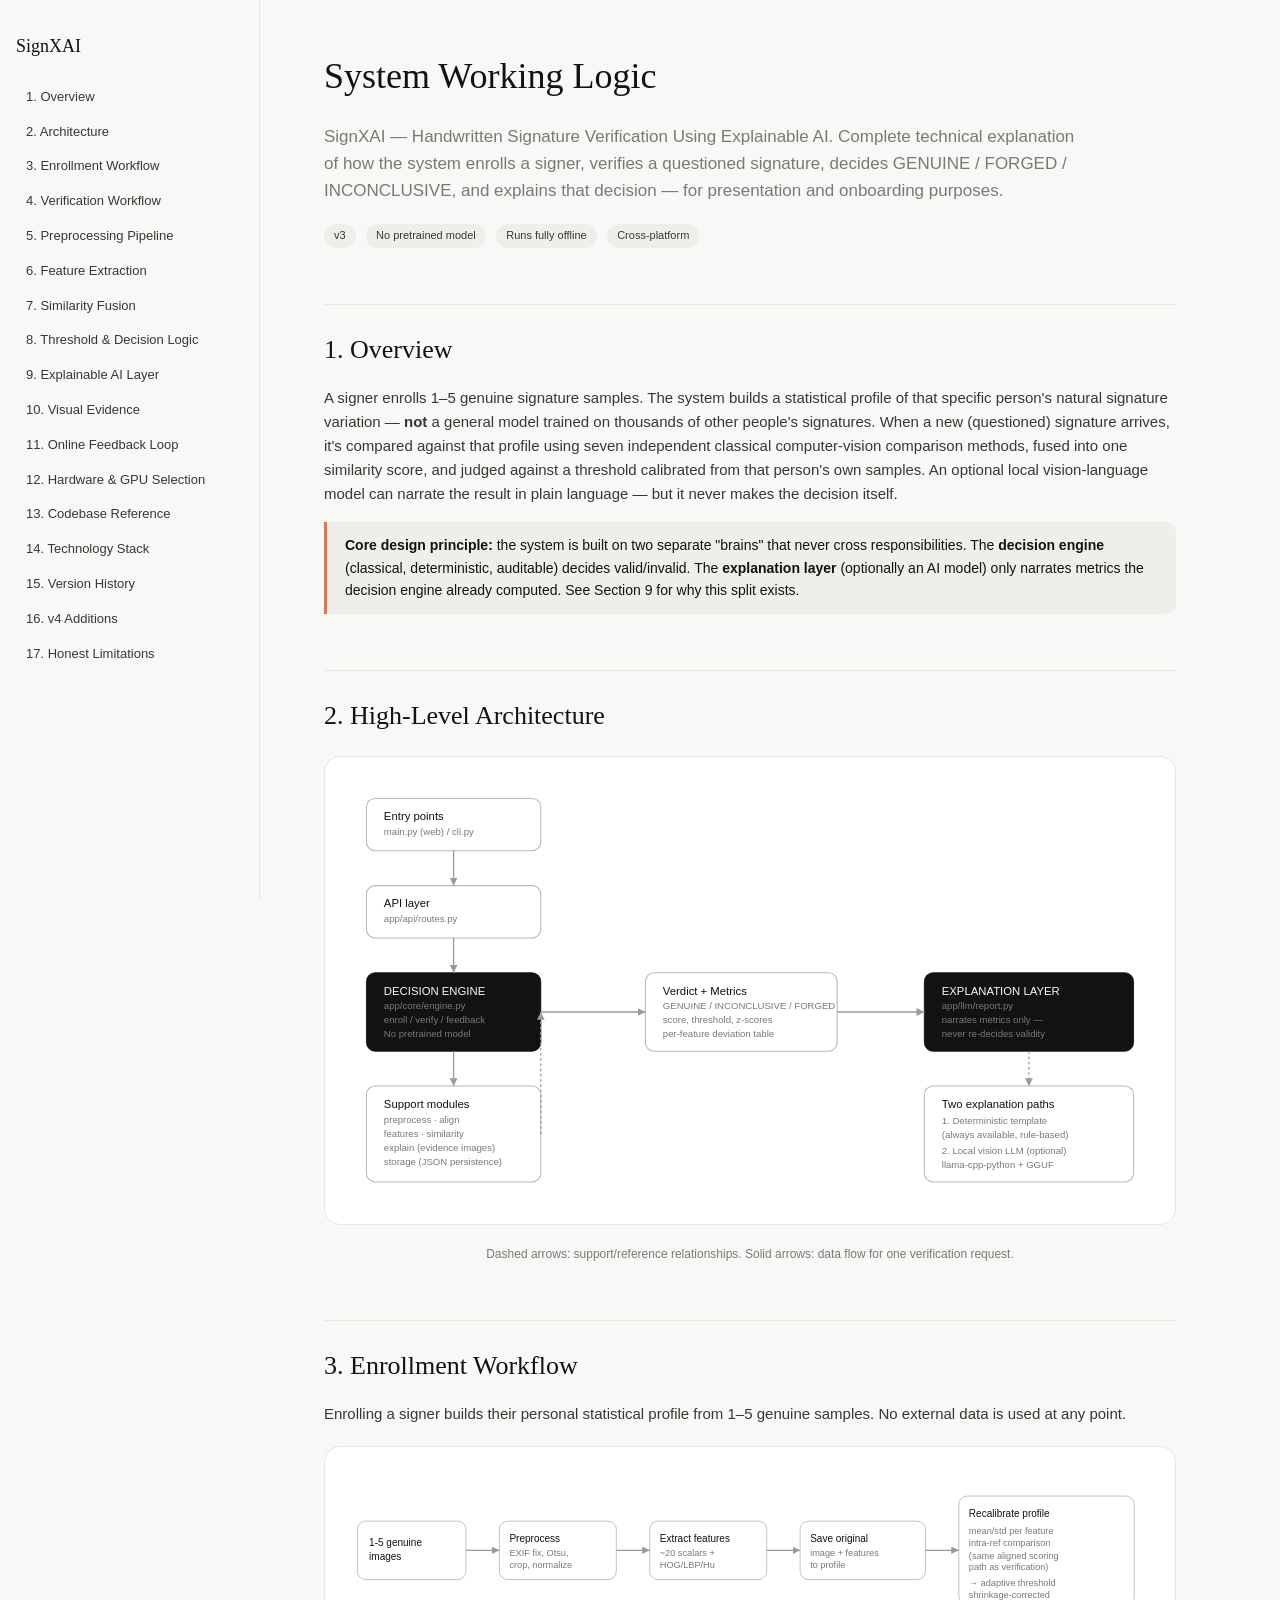
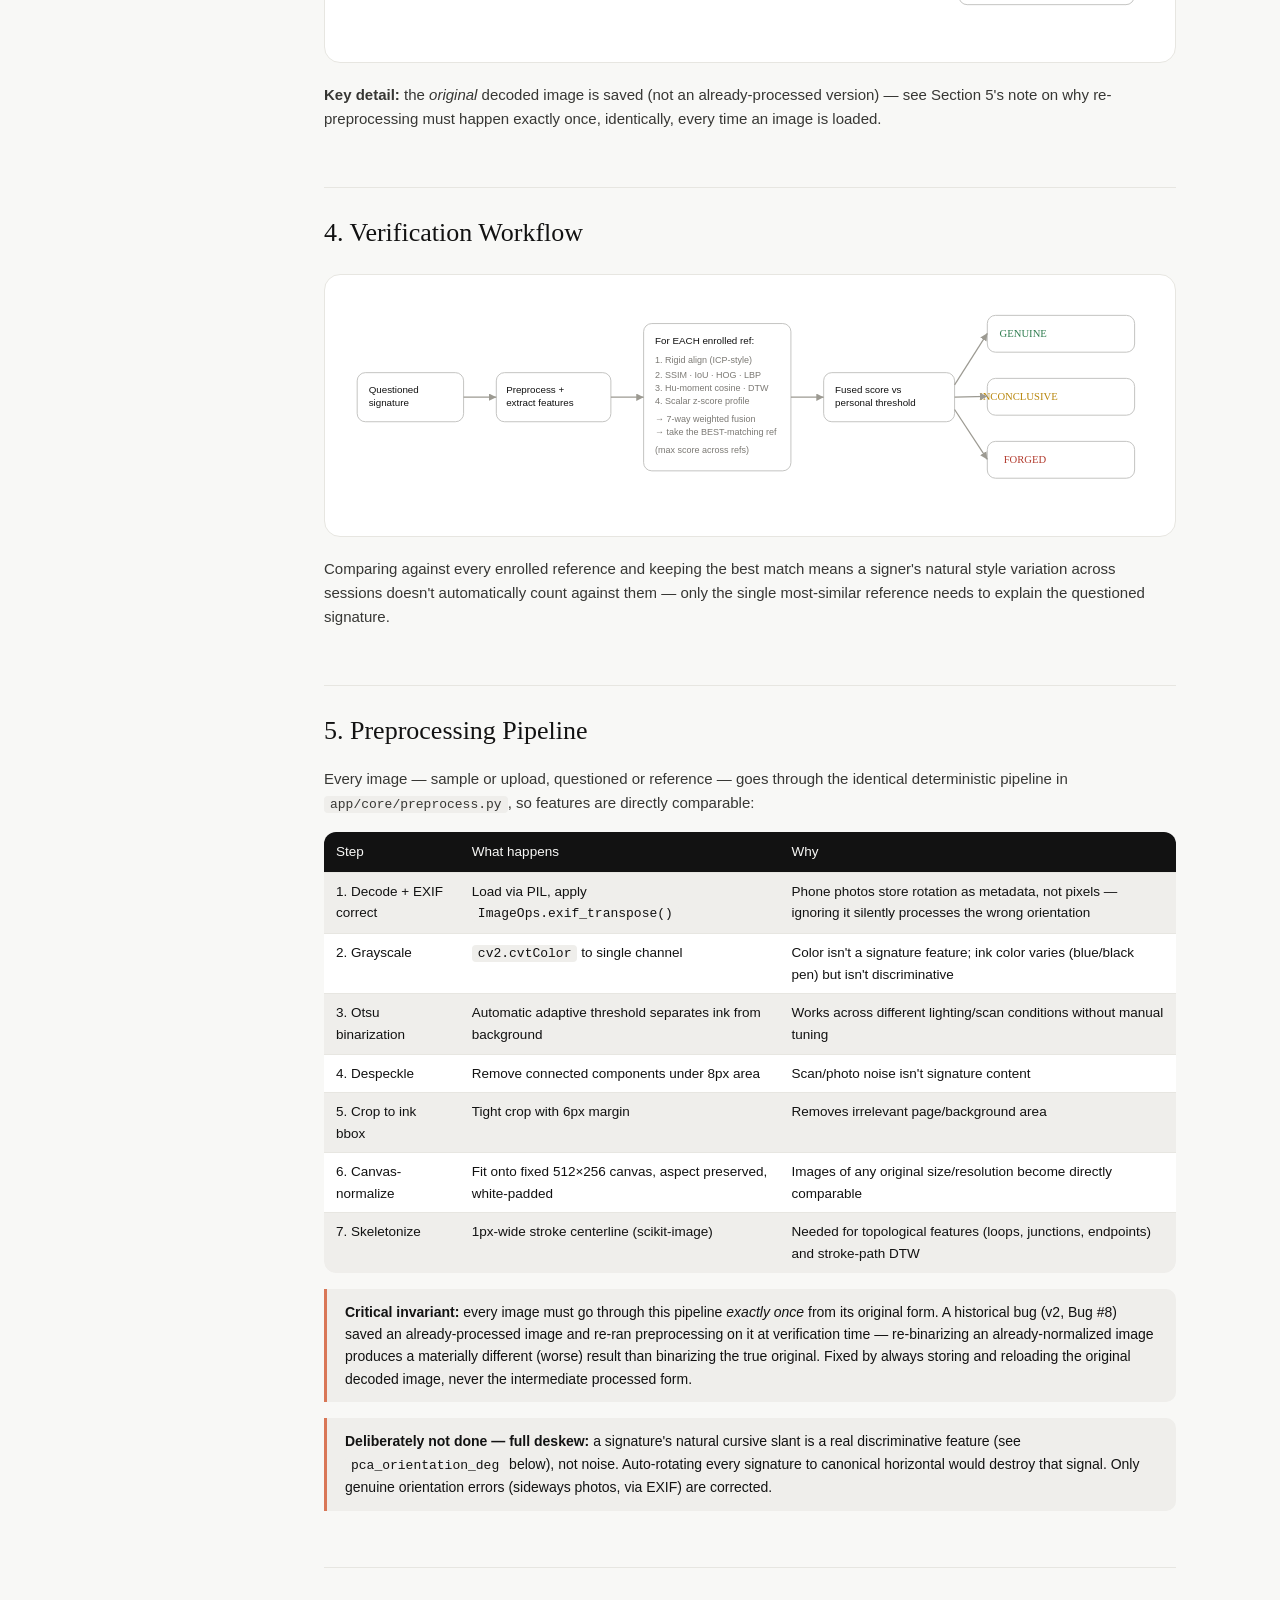
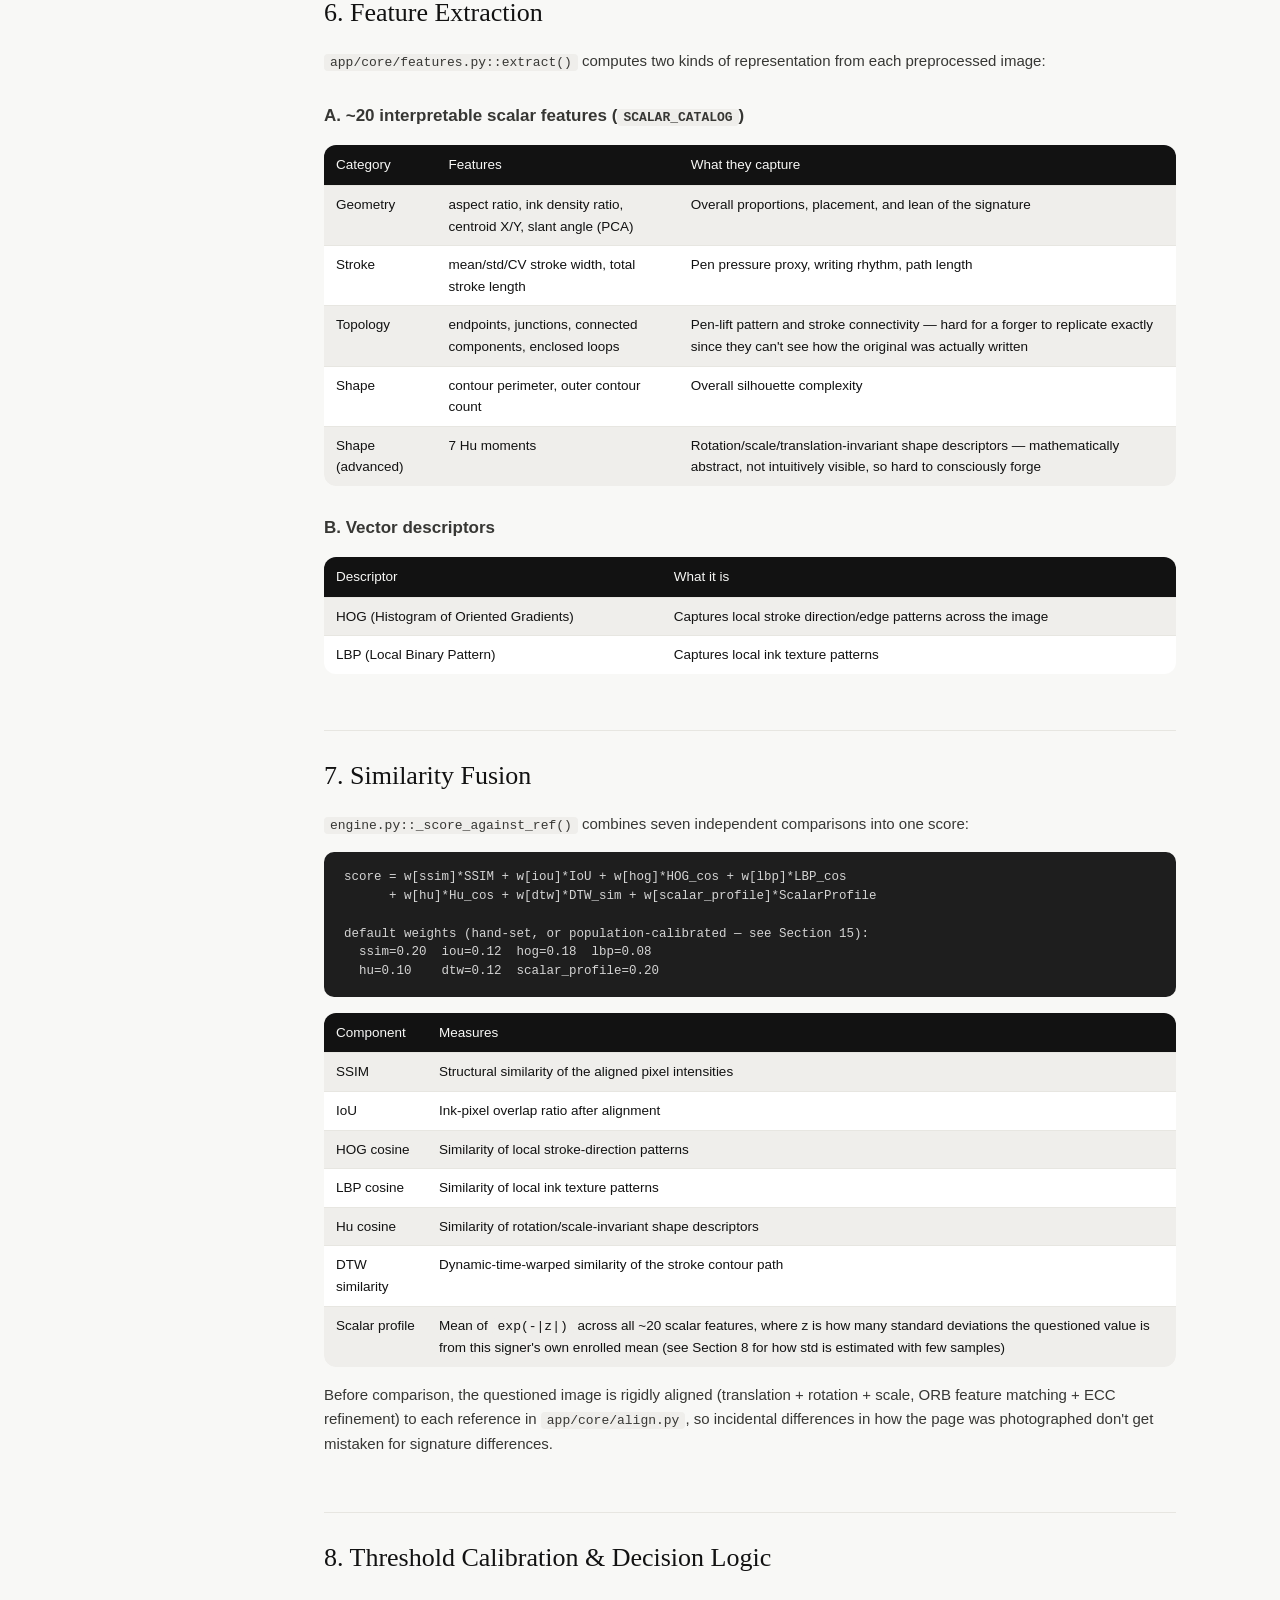
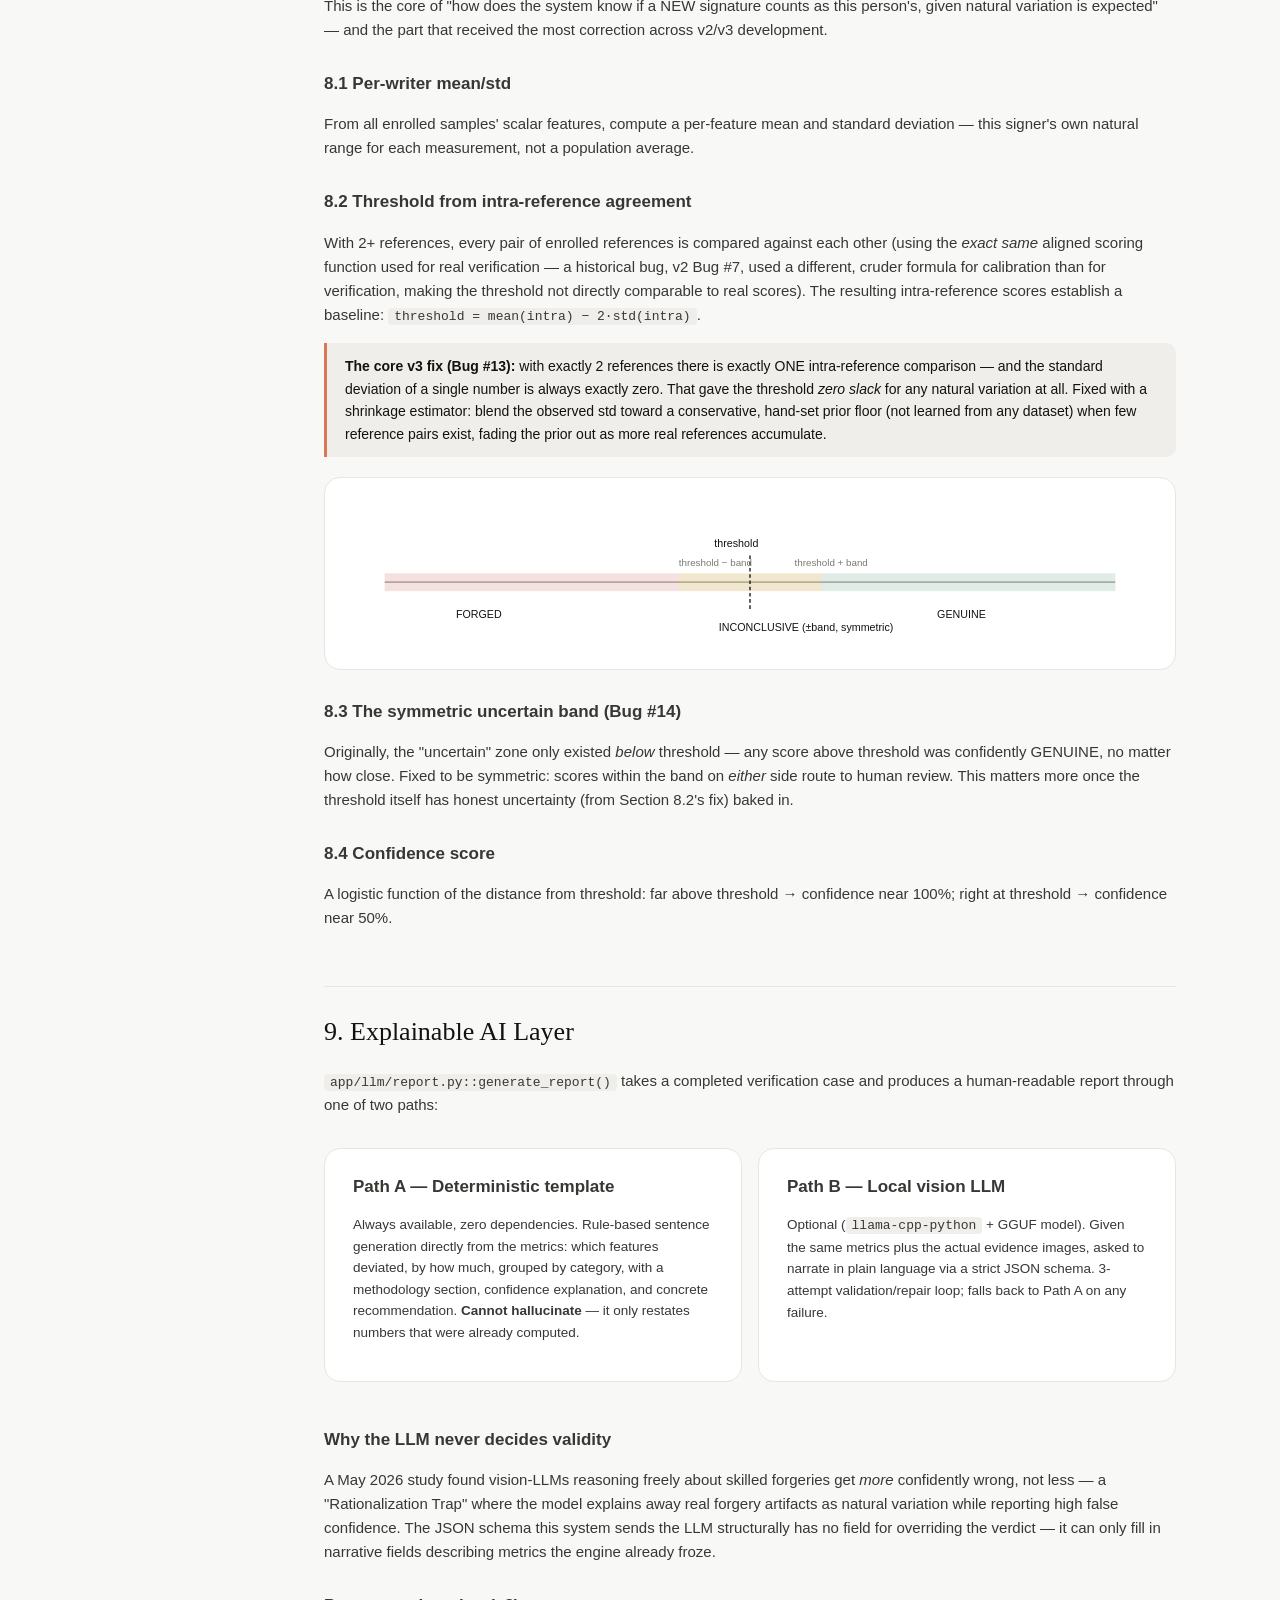
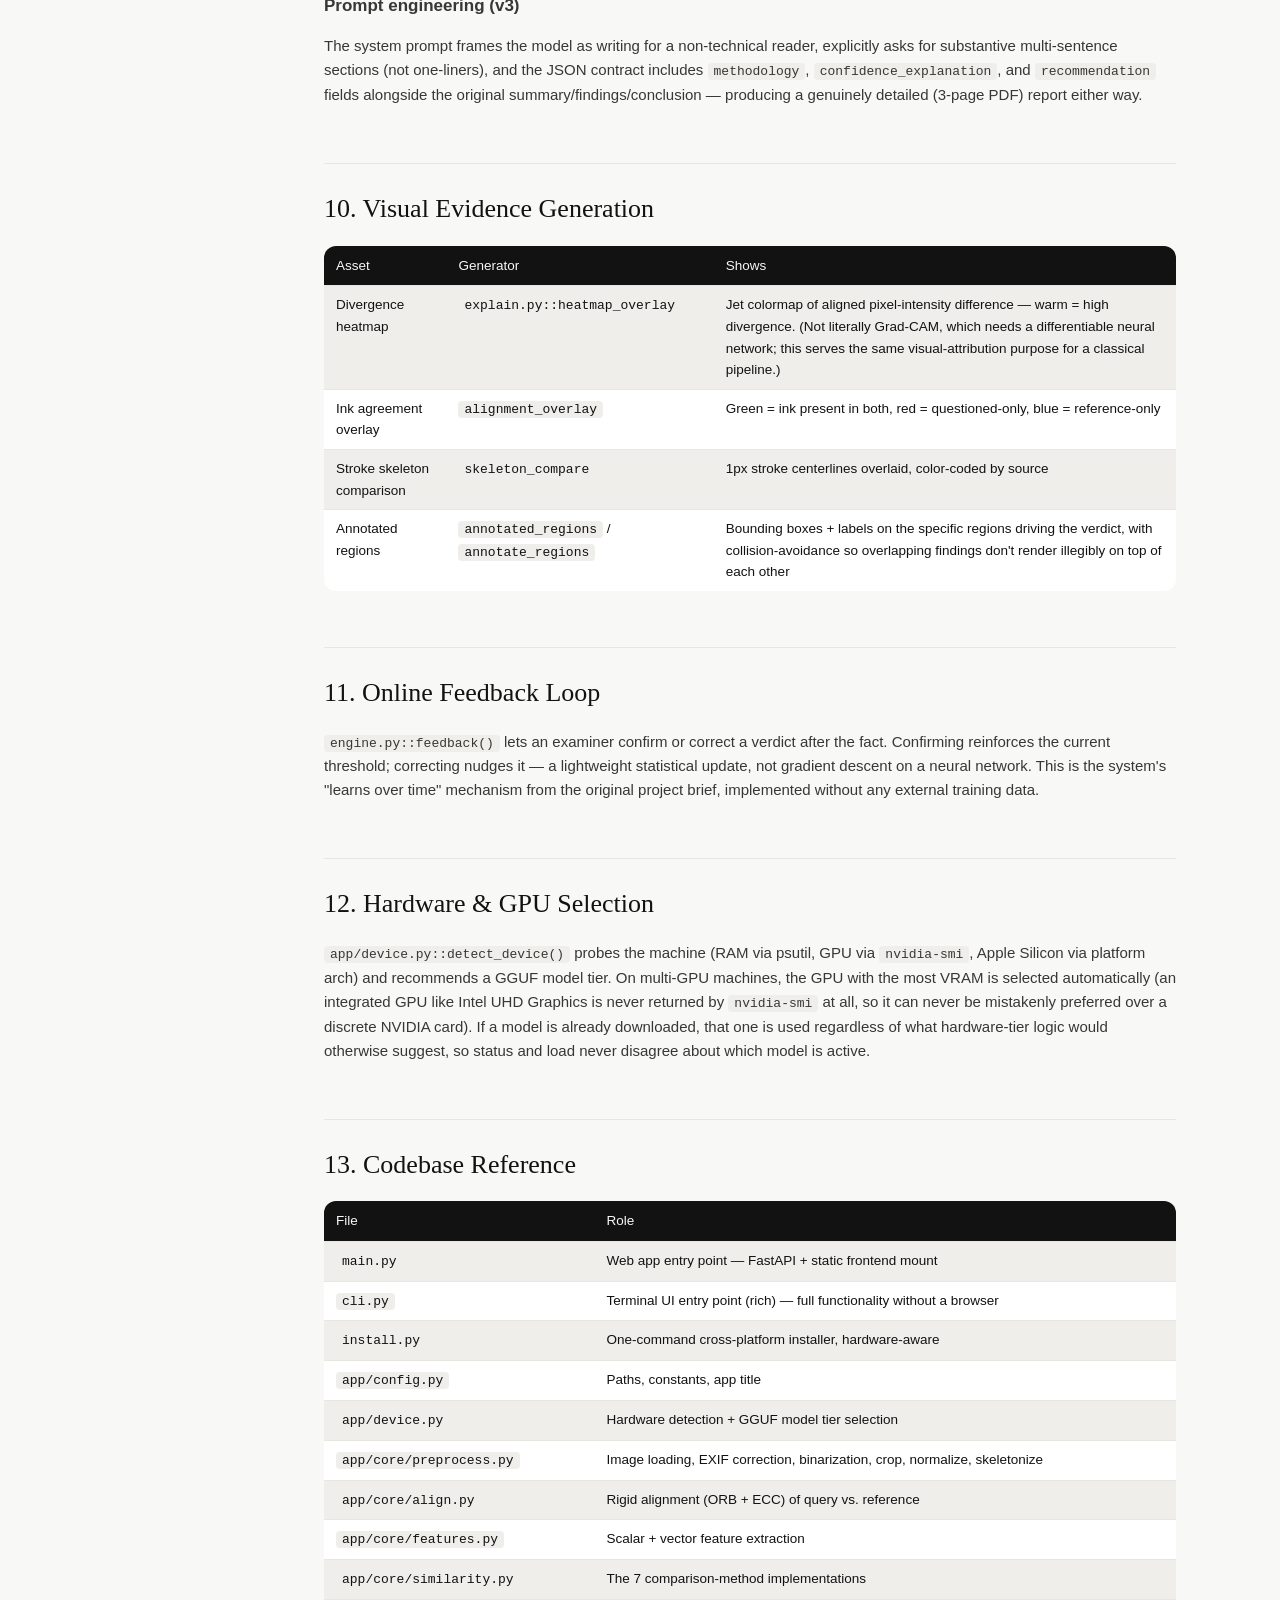
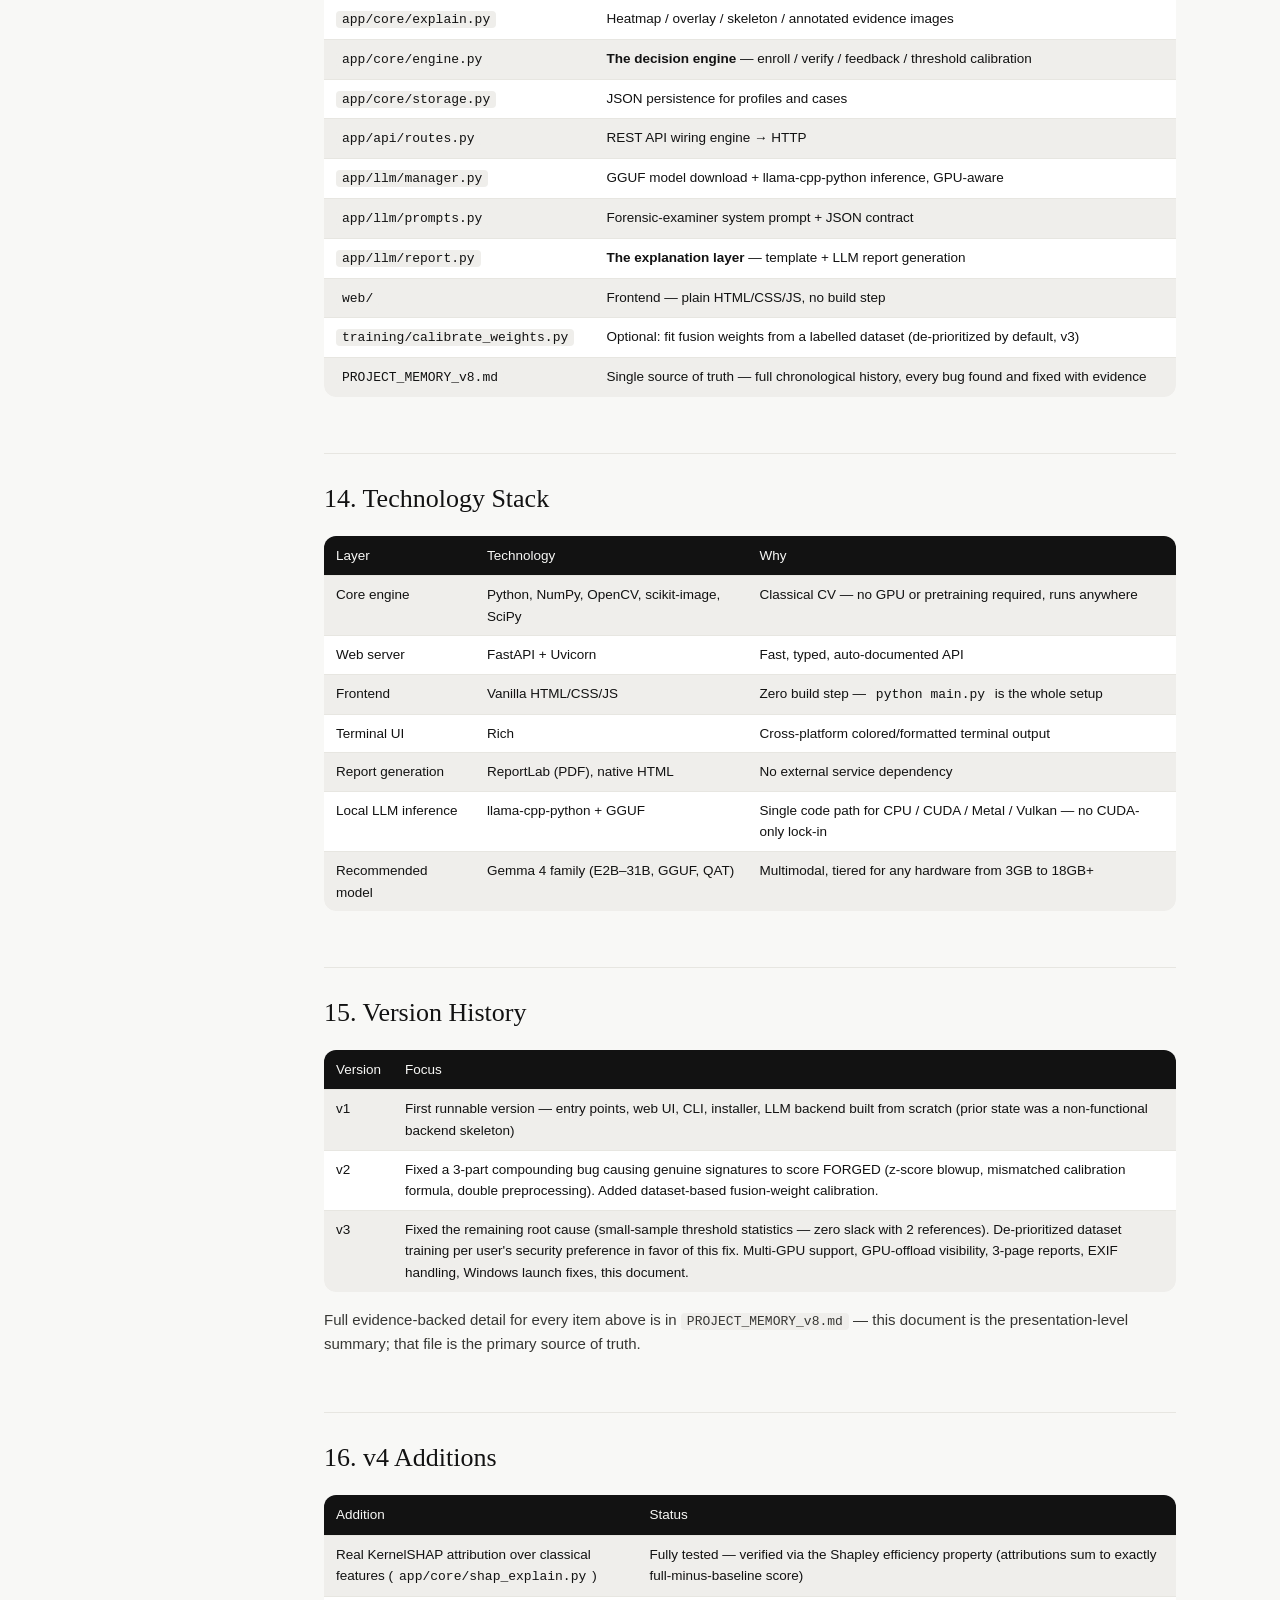
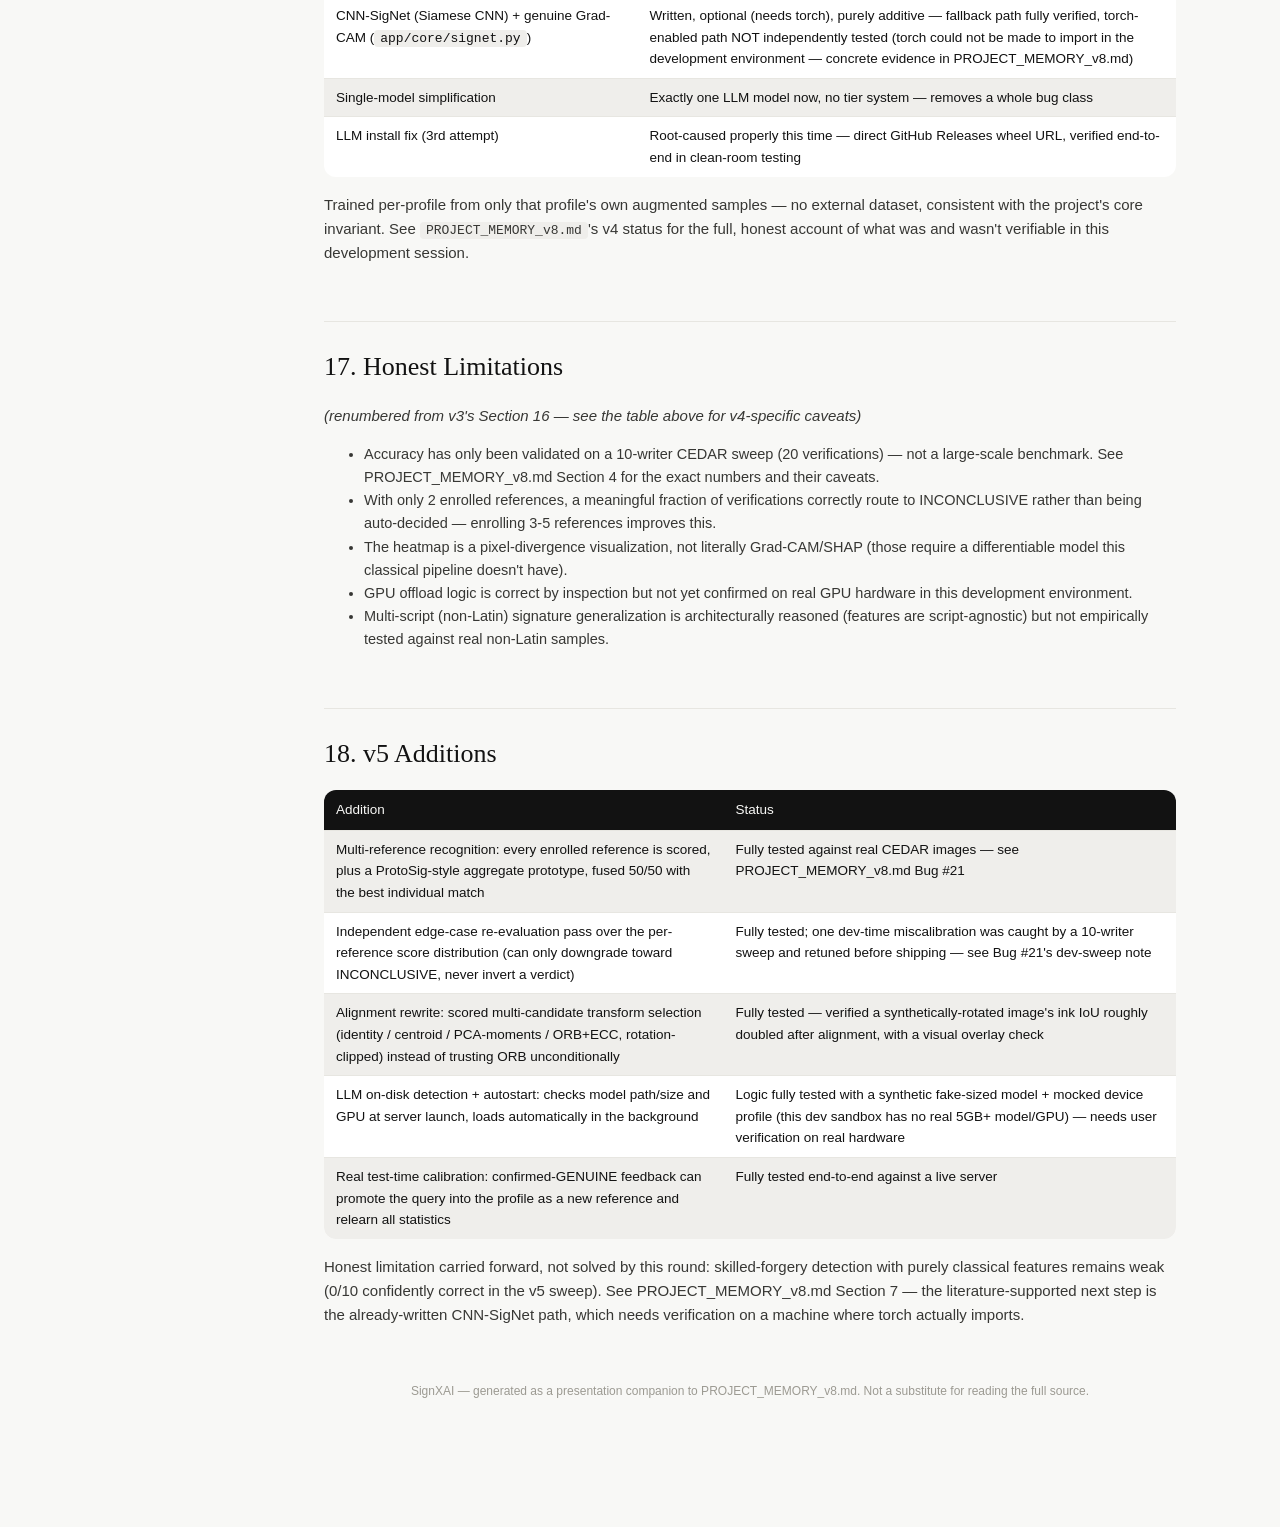
<file: docs/System_Working_Logic.html>
<!DOCTYPE html>
<html lang="en">
<head>
<meta charset="UTF-8">
<meta name="viewport" content="width=device-width, initial-scale=1.0">
<title>SignXAI — System Working Logic</title>
<style>
  :root {
    --bone: #f8f8f6; --paper: #ffffff; --stone: #efeeeb;
    --ink: #121212; --graphite: #373734; --ashen: #7b7974;
    --pebble: #9c9a92; --mist: #b7b7b5; --chalk: #e7e6e1;
    --clay: #d97757; --genuine: #2f7d4f; --forged: #b23b2e; --inconclusive: #b8860b;
    --code-bg: #1e1e1e; --code-fg: #d4d4d4;
  }
  * { box-sizing: border-box; }
  body { margin:0; background:var(--bone); color:var(--ink); font-family:-apple-system,BlinkMacSystemFont,'Segoe UI',Inter,sans-serif; line-height:1.6; }
  .shell { display:flex; max-width:1400px; margin:0 auto; }
  nav { position:sticky; top:0; height:100vh; width:260px; flex-shrink:0; overflow-y:auto; padding:32px 16px; border-right:1px solid var(--chalk); background:var(--bone); }
  nav a { display:block; color:var(--graphite); text-decoration:none; font-size:13px; padding:6px 10px; border-radius:6px; margin-bottom:2px; }
  nav a:hover { background:var(--stone); }
  main { flex:1; padding:48px 64px 120px; max-width:980px; }
  h1 { font-family:Georgia,serif; font-size:36px; font-weight:400; margin:0 0 8px; }
  h2 { font-family:Georgia,serif; font-size:26px; font-weight:400; margin:56px 0 16px; padding-top:24px; border-top:1px solid var(--chalk); }
  h3 { font-size:17px; font-weight:600; margin:28px 0 10px; color:var(--graphite); }
  p { color:var(--graphite); font-size:15px; }
  .lede { font-size:17px; color:var(--ashen); max-width:760px; }
  .badge { display:inline-block; background:var(--stone); color:var(--graphite); font-size:11px; padding:3px 10px; border-radius:999px; margin-right:6px; }
  .card { background:var(--paper); border-radius:16px; padding:24px 28px; margin:16px 0; border:1px solid var(--chalk); }
  .diagram { background:var(--paper); border-radius:16px; padding:24px; margin:20px 0; border:1px solid var(--chalk); overflow-x:auto; }
  .diagram svg { display:block; margin:0 auto; }
  table { width:100%; border-collapse:collapse; font-size:13.5px; margin:16px 0; background:var(--paper); border-radius:12px; overflow:hidden; }
  th { background:var(--ink); color:var(--bone); text-align:left; padding:9px 12px; font-weight:500; }
  td { padding:8px 12px; border-top:1px solid var(--chalk); vertical-align:top; }
  tr:nth-child(even) td { background:var(--stone); }
  code { background:var(--stone); padding:1px 6px; border-radius:4px; font-size:13px; font-family:'SF Mono',Consolas,monospace; }
  pre { background:var(--code-bg); color:var(--code-fg); padding:16px 20px; border-radius:10px; overflow-x:auto; font-size:12.5px; line-height:1.5; }
  .callout { border-left:3px solid var(--clay); background:var(--stone); padding:12px 18px; border-radius:0 10px 10px 0; margin:16px 0; font-size:14px; }
  .callout b { color:var(--ink); }
  .grid2 { display:grid; grid-template-columns:1fr 1fr; gap:16px; }
  footer { text-align:center; padding:40px; color:var(--pebble); font-size:12px; }
</style>
</head>
<body>
<div class="shell">
<nav>
  <div style="font-family:Georgia,serif;font-size:18px;margin-bottom:20px;">SignXAI</div>
  <a href="#overview">1. Overview</a>
  <a href="#architecture">2. Architecture</a>
  <a href="#enroll-flow">3. Enrollment Workflow</a>
  <a href="#verify-flow">4. Verification Workflow</a>
  <a href="#preprocessing">5. Preprocessing Pipeline</a>
  <a href="#features">6. Feature Extraction</a>
  <a href="#similarity">7. Similarity Fusion</a>
  <a href="#threshold">8. Threshold &amp; Decision Logic</a>
  <a href="#xai">9. Explainable AI Layer</a>
  <a href="#evidence">10. Visual Evidence</a>
  <a href="#feedback">11. Online Feedback Loop</a>
  <a href="#gpu">12. Hardware &amp; GPU Selection</a>
  <a href="#files">13. Codebase Reference</a>
  <a href="#stack">14. Technology Stack</a>
  <a href="#history">15. Version History</a>
  <a href="#v4">16. v4 Additions</a>
  <a href="#limits">17. Honest Limitations</a>
</nav>
<main>

<h1>System Working Logic</h1>
<p class="lede">SignXAI — Handwritten Signature Verification Using Explainable AI.
Complete technical explanation of how the system enrolls a signer, verifies a
questioned signature, decides GENUINE / FORGED / INCONCLUSIVE, and explains
that decision — for presentation and onboarding purposes.</p>
<div style="margin:16px 0;">
  <span class="badge">v3</span>
  <span class="badge">No pretrained model</span>
  <span class="badge">Runs fully offline</span>
  <span class="badge">Cross-platform</span>
</div>

<h2 id="overview">1. Overview</h2>
<p>A signer enrolls 1–5 genuine signature samples. The system builds a
statistical profile of that specific person's natural signature variation
— <b>not</b> a general model trained on thousands of other people's
signatures. When a new (questioned) signature arrives, it's compared
against that profile using seven independent classical computer-vision
comparison methods, fused into one similarity score, and judged against a
threshold calibrated from that person's own samples. An optional local
vision-language model can narrate the result in plain language — but it
never makes the decision itself.</p>

<div class="callout"><b>Core design principle:</b> the system is built on
two separate "brains" that never cross responsibilities. The <b>decision
engine</b> (classical, deterministic, auditable) decides valid/invalid.
The <b>explanation layer</b> (optionally an AI model) only narrates
metrics the decision engine already computed. See Section 9 for why this
split exists.</div>

<h2 id="architecture">2. High-Level Architecture</h2>
<div class="diagram">
<svg viewBox="0 0 920 480" xmlns="http://www.w3.org/2000/svg" width="100%">
  <style>
    .box{fill:#ffffff;stroke:#b7b7b5;stroke-width:1.2;}
    .boxd{fill:#121212;stroke:#121212;}
    .lbl{font-family:-apple-system,sans-serif;font-size:13px;fill:#121212;}
    .lbld{font-family:-apple-system,sans-serif;font-size:13px;fill:#f8f8f6;}
    .cap{font-family:-apple-system,sans-serif;font-size:11px;fill:#7b7974;}
    .arr{stroke:#9c9a92;stroke-width:1.5;fill:none;marker-end:url(#ah);}
  </style>
  <defs><marker id="ah" markerWidth="8" markerHeight="8" refX="6" refY="3" orient="auto"><path d="M0,0 L6,3 L0,6 Z" fill="#9c9a92"/></marker></defs>

  <rect class="box" x="20" y="20" width="200" height="60" rx="10"/>
  <text class="lbl" x="40" y="45">Entry points</text>
  <text class="cap" x="40" y="62">main.py (web) / cli.py</text>

  <rect class="box" x="20" y="120" width="200" height="60" rx="10"/>
  <text class="lbl" x="40" y="145">API layer</text>
  <text class="cap" x="40" y="162">app/api/routes.py</text>

  <rect class="boxd" x="20" y="220" width="200" height="90" rx="10"/>
  <text class="lbld" x="40" y="245">DECISION ENGINE</text>
  <text class="cap" x="40" y="262" fill="#b7b7b5">app/core/engine.py</text>
  <text class="cap" x="40" y="278" fill="#b7b7b5">enroll / verify / feedback</text>
  <text class="cap" x="40" y="294" fill="#d97757">No pretrained model</text>

  <rect class="box" x="20" y="350" width="200" height="110" rx="10"/>
  <text class="lbl" x="40" y="375">Support modules</text>
  <text class="cap" x="40" y="392">preprocess · align</text>
  <text class="cap" x="40" y="408">features · similarity</text>
  <text class="cap" x="40" y="424">explain (evidence images)</text>
  <text class="cap" x="40" y="440">storage (JSON persistence)</text>

  <rect class="box" x="340" y="220" width="220" height="90" rx="10"/>
  <text class="lbl" x="360" y="245">Verdict + Metrics</text>
  <text class="cap" x="360" y="262">GENUINE / INCONCLUSIVE / FORGED</text>
  <text class="cap" x="360" y="278">score, threshold, z-scores</text>
  <text class="cap" x="360" y="294">per-feature deviation table</text>

  <rect class="boxd" x="660" y="220" width="240" height="90" rx="10"/>
  <text class="lbld" x="680" y="245">EXPLANATION LAYER</text>
  <text class="cap" x="680" y="262" fill="#b7b7b5">app/llm/report.py</text>
  <text class="cap" x="680" y="278" fill="#b7b7b5">narrates metrics only —</text>
  <text class="cap" x="680" y="294" fill="#d97757">never re-decides validity</text>

  <rect class="box" x="660" y="350" width="240" height="110" rx="10"/>
  <text class="lbl" x="680" y="375">Two explanation paths</text>
  <text class="cap" x="680" y="394">1. Deterministic template</text>
  <text class="cap" x="680" y="410">   (always available, rule-based)</text>
  <text class="cap" x="680" y="428">2. Local vision LLM (optional)</text>
  <text class="cap" x="680" y="444">   llama-cpp-python + GGUF</text>

  <path class="arr" d="M120,80 L120,120"/>
  <path class="arr" d="M120,180 L120,220"/>
  <path class="arr" d="M220,265 L340,265"/>
  <path class="arr" d="M120,310 L120,350"/>
  <path class="arr" d="M220,405 L220,265" stroke-dasharray="3,3"/>
  <path class="arr" d="M560,265 L660,265"/>
  <path class="arr" d="M780,310 L780,350" stroke-dasharray="3,3"/>
</svg>
</div>
<p style="text-align:center;font-size:12px;color:var(--ashen);">Dashed arrows: support/reference relationships. Solid arrows: data flow for one verification request.</p>

<h2 id="enroll-flow">3. Enrollment Workflow</h2>
<p>Enrolling a signer builds their personal statistical profile from 1–5
genuine samples. No external data is used at any point.</p>
<div class="diagram">
<svg viewBox="0 0 960 200" xmlns="http://www.w3.org/2000/svg" width="100%">
  <style>.s{fill:#ffffff;stroke:#b7b7b5;} .t{font-family:-apple-system,sans-serif;font-size:12.5px;fill:#121212;} .n{font-family:-apple-system,sans-serif;font-size:10.5px;fill:#7b7974;} .a{stroke:#9c9a92;stroke-width:1.5;fill:none;marker-end:url(#ah2);}</style>
  <defs><marker id="ah2" markerWidth="8" markerHeight="8" refX="6" refY="3" orient="auto"><path d="M0,0 L6,3 L0,6 Z" fill="#9c9a92"/></marker></defs>
  <rect class="s" x="10" y="60" width="130" height="70" rx="10"/><text class="t" x="24" y="90">1-5 genuine</text><text class="t" x="24" y="106">images</text>
  <rect class="s" x="180" y="60" width="140" height="70" rx="10"/><text class="t" x="192" y="85">Preprocess</text><text class="n" x="192" y="102">EXIF fix, Otsu,</text><text class="n" x="192" y="116">crop, normalize</text>
  <rect class="s" x="360" y="60" width="140" height="70" rx="10"/><text class="t" x="372" y="85">Extract features</text><text class="n" x="372" y="102">~20 scalars +</text><text class="n" x="372" y="116">HOG/LBP/Hu</text>
  <rect class="s" x="540" y="60" width="150" height="70" rx="10"/><text class="t" x="552" y="85">Save original</text><text class="n" x="552" y="102">image + features</text><text class="n" x="552" y="116">to profile</text>
  <rect class="s" x="730" y="30" width="210" height="130" rx="10"/><text class="t" x="742" y="55">Recalibrate profile</text>
  <text class="n" x="742" y="75">mean/std per feature</text>
  <text class="n" x="742" y="90">intra-ref comparison</text>
  <text class="n" x="742" y="105">(same aligned scoring</text>
  <text class="n" x="742" y="118">path as verification)</text>
  <text class="n" x="742" y="138">→ adaptive threshold</text>
  <text class="n" x="742" y="152" fill="#d97757">shrinkage-corrected</text>
  <path class="a" d="M140,95 L180,95"/><path class="a" d="M320,95 L360,95"/><path class="a" d="M500,95 L540,95"/><path class="a" d="M690,95 L730,95"/>
</svg>
</div>
<p><b>Key detail:</b> the <em>original</em> decoded image is saved (not an
already-processed version) — see Section 5's note on why re-preprocessing
must happen exactly once, identically, every time an image is loaded.</p>

<h2 id="verify-flow">4. Verification Workflow</h2>
<div class="diagram">
<svg viewBox="0 0 980 260" xmlns="http://www.w3.org/2000/svg" width="100%">
  <style>.s{fill:#ffffff;stroke:#b7b7b5;} .t{font-family:-apple-system,sans-serif;font-size:12.5px;fill:#121212;} .n{font-family:-apple-system,sans-serif;font-size:10.5px;fill:#7b7974;} .a{stroke:#9c9a92;stroke-width:1.5;fill:none;marker-end:url(#ah3);} .g{fill:#2f7d4f;} .i{fill:#b8860b;} .f{fill:#b23b2e;}</style>
  <defs><marker id="ah3" markerWidth="8" markerHeight="8" refX="6" refY="3" orient="auto"><path d="M0,0 L6,3 L0,6 Z" fill="#9c9a92"/></marker></defs>
  <rect class="s" x="10" y="90" width="130" height="60" rx="10"/><text class="t" x="24" y="115">Questioned</text><text class="t" x="24" y="131">signature</text>
  <rect class="s" x="180" y="90" width="140" height="60" rx="10"/><text class="t" x="192" y="115">Preprocess +</text><text class="t" x="192" y="131">extract features</text>
  <rect class="s" x="360" y="30" width="180" height="180" rx="10"/>
  <text class="t" x="374" y="55">For EACH enrolled ref:</text>
  <text class="n" x="374" y="78">1. Rigid align (ICP-style)</text>
  <text class="n" x="374" y="96">2. SSIM · IoU · HOG · LBP</text>
  <text class="n" x="374" y="112">3. Hu-moment cosine · DTW</text>
  <text class="n" x="374" y="128">4. Scalar z-score profile</text>
  <text class="n" x="374" y="150">→ 7-way weighted fusion</text>
  <text class="n" x="374" y="166">→ take the BEST-matching ref</text>
  <text class="n" x="374" y="188" fill="#d97757">(max score across refs)</text>
  <rect class="s" x="580" y="90" width="160" height="60" rx="10"/><text class="t" x="594" y="115">Fused score vs</text><text class="t" x="594" y="131">personal threshold</text>
  <rect class="s" x="780" y="20" width="180" height="45" rx="10"/><text class="g" x="795" y="47" font-family="-apple-system" font-size="13">GENUINE</text>
  <rect class="s" x="780" y="97" width="180" height="45" rx="10"/><text class="i" x="770" y="124" font-family="-apple-system" font-size="13">INCONCLUSIVE</text>
  <rect class="s" x="780" y="174" width="180" height="45" rx="10"/><text class="f" x="800" y="201" font-family="-apple-system" font-size="13">FORGED</text>
  <path class="a" d="M140,120 L180,120"/><path class="a" d="M320,120 L360,120"/><path class="a" d="M540,120 L580,120"/>
  <path class="a" d="M740,105 L780,42"/><path class="a" d="M740,120 L780,119"/><path class="a" d="M740,135 L780,196"/>
</svg>
</div>
<p>Comparing against every enrolled reference and keeping the best match
means a signer's natural style variation across sessions doesn't
automatically count against them — only the single most-similar reference
needs to explain the questioned signature.</p>

<h2 id="preprocessing">5. Preprocessing Pipeline</h2>
<p>Every image — sample or upload, questioned or reference — goes through
the identical deterministic pipeline in <code>app/core/preprocess.py</code>,
so features are directly comparable:</p>
<table>
<tr><th>Step</th><th>What happens</th><th>Why</th></tr>
<tr><td>1. Decode + EXIF correct</td><td>Load via PIL, apply <code>ImageOps.exif_transpose()</code></td><td>Phone photos store rotation as metadata, not pixels — ignoring it silently processes the wrong orientation</td></tr>
<tr><td>2. Grayscale</td><td><code>cv2.cvtColor</code> to single channel</td><td>Color isn't a signature feature; ink color varies (blue/black pen) but isn't discriminative</td></tr>
<tr><td>3. Otsu binarization</td><td>Automatic adaptive threshold separates ink from background</td><td>Works across different lighting/scan conditions without manual tuning</td></tr>
<tr><td>4. Despeckle</td><td>Remove connected components under 8px area</td><td>Scan/photo noise isn't signature content</td></tr>
<tr><td>5. Crop to ink bbox</td><td>Tight crop with 6px margin</td><td>Removes irrelevant page/background area</td></tr>
<tr><td>6. Canvas-normalize</td><td>Fit onto fixed 512×256 canvas, aspect preserved, white-padded</td><td>Images of any original size/resolution become directly comparable</td></tr>
<tr><td>7. Skeletonize</td><td>1px-wide stroke centerline (scikit-image)</td><td>Needed for topological features (loops, junctions, endpoints) and stroke-path DTW</td></tr>
</table>
<div class="callout"><b>Critical invariant:</b> every image must go through
this pipeline <em>exactly once</em> from its original form. A historical bug
(v2, Bug #8) saved an already-processed image and re-ran preprocessing on
it at verification time — re-binarizing an already-normalized image produces
a materially different (worse) result than binarizing the true original.
Fixed by always storing and reloading the original decoded image, never the
intermediate processed form.</div>
<div class="callout"><b>Deliberately not done — full deskew:</b> a
signature's natural cursive slant is a real discriminative feature (see
<code>pca_orientation_deg</code> below), not noise. Auto-rotating every
signature to canonical horizontal would destroy that signal. Only genuine
orientation errors (sideways photos, via EXIF) are corrected.</div>

<h2 id="features">6. Feature Extraction</h2>
<p><code>app/core/features.py::extract()</code> computes two kinds of
representation from each preprocessed image:</p>
<h3>A. ~20 interpretable scalar features (<code>SCALAR_CATALOG</code>)</h3>
<table>
<tr><th>Category</th><th>Features</th><th>What they capture</th></tr>
<tr><td>Geometry</td><td>aspect ratio, ink density ratio, centroid X/Y, slant angle (PCA)</td><td>Overall proportions, placement, and lean of the signature</td></tr>
<tr><td>Stroke</td><td>mean/std/CV stroke width, total stroke length</td><td>Pen pressure proxy, writing rhythm, path length</td></tr>
<tr><td>Topology</td><td>endpoints, junctions, connected components, enclosed loops</td><td>Pen-lift pattern and stroke connectivity — hard for a forger to replicate exactly since they can't see how the original was actually written</td></tr>
<tr><td>Shape</td><td>contour perimeter, outer contour count</td><td>Overall silhouette complexity</td></tr>
<tr><td>Shape (advanced)</td><td>7 Hu moments</td><td>Rotation/scale/translation-invariant shape descriptors — mathematically abstract, not intuitively visible, so hard to consciously forge</td></tr>
</table>
<h3>B. Vector descriptors</h3>
<table>
<tr><th>Descriptor</th><th>What it is</th></tr>
<tr><td>HOG (Histogram of Oriented Gradients)</td><td>Captures local stroke direction/edge patterns across the image</td></tr>
<tr><td>LBP (Local Binary Pattern)</td><td>Captures local ink texture patterns</td></tr>
</table>

<h2 id="similarity">7. Similarity Fusion</h2>
<p><code>engine.py::_score_against_ref()</code> combines seven independent
comparisons into one score:</p>
<pre>score = w[ssim]*SSIM + w[iou]*IoU + w[hog]*HOG_cos + w[lbp]*LBP_cos
      + w[hu]*Hu_cos + w[dtw]*DTW_sim + w[scalar_profile]*ScalarProfile

default weights (hand-set, or population-calibrated — see Section 15):
  ssim=0.20  iou=0.12  hog=0.18  lbp=0.08
  hu=0.10    dtw=0.12  scalar_profile=0.20</pre>
<table>
<tr><th>Component</th><th>Measures</th></tr>
<tr><td>SSIM</td><td>Structural similarity of the aligned pixel intensities</td></tr>
<tr><td>IoU</td><td>Ink-pixel overlap ratio after alignment</td></tr>
<tr><td>HOG cosine</td><td>Similarity of local stroke-direction patterns</td></tr>
<tr><td>LBP cosine</td><td>Similarity of local ink texture patterns</td></tr>
<tr><td>Hu cosine</td><td>Similarity of rotation/scale-invariant shape descriptors</td></tr>
<tr><td>DTW similarity</td><td>Dynamic-time-warped similarity of the stroke contour path</td></tr>
<tr><td>Scalar profile</td><td>Mean of <code>exp(-|z|)</code> across all ~20 scalar features, where z is how many standard deviations the questioned value is from this signer's own enrolled mean (see Section 8 for how std is estimated with few samples)</td></tr>
</table>
<p>Before comparison, the questioned image is rigidly aligned (translation
+ rotation + scale, ORB feature matching + ECC refinement) to each
reference in <code>app/core/align.py</code>, so incidental differences in
how the page was photographed don't get mistaken for signature
differences.</p>

<h2 id="threshold">8. Threshold Calibration &amp; Decision Logic</h2>
<p>This is the core of "how does the system know if a NEW signature counts
as this person's, given natural variation is expected" — and the part
that received the most correction across v2/v3 development.</p>
<h3>8.1 Per-writer mean/std</h3>
<p>From all enrolled samples' scalar features, compute a per-feature mean
and standard deviation — this signer's own natural range for each
measurement, not a population average.</p>
<h3>8.2 Threshold from intra-reference agreement</h3>
<p>With 2+ references, every pair of enrolled references is compared
against each other (using the <em>exact same</em> aligned scoring function
used for real verification — a historical bug, v2 Bug #7, used a different,
cruder formula for calibration than for verification, making the threshold
not directly comparable to real scores). The resulting intra-reference
scores establish a baseline: <code>threshold = mean(intra) − 2·std(intra)</code>.</p>
<div class="callout"><b>The core v3 fix (Bug #13):</b> with exactly 2
references there is exactly ONE intra-reference comparison — and the
standard deviation of a single number is always exactly zero. That gave
the threshold <em>zero slack</em> for any natural variation at all. Fixed
with a shrinkage estimator: blend the observed std toward a conservative,
hand-set prior floor (not learned from any dataset) when few reference
pairs exist, fading the prior out as more real references accumulate.</div>
<div class="diagram">
<svg viewBox="0 0 900 160" xmlns="http://www.w3.org/2000/svg" width="100%">
  <style>.t{font-family:-apple-system,sans-serif;font-size:12px;fill:#121212;} .n{font-family:-apple-system,sans-serif;font-size:11px;fill:#7b7974;}</style>
  <line x1="40" y1="90" x2="860" y2="90" stroke="#b7b7b5" stroke-width="2"/>
  <rect x="40" y="80" width="330" height="20" fill="#b23b2e" opacity="0.15"/>
  <rect x="370" y="80" width="160" height="20" fill="#b8860b" opacity="0.2"/>
  <rect x="530" y="80" width="330" height="20" fill="#2f7d4f" opacity="0.15"/>
  <line x1="450" y1="60" x2="450" y2="120" stroke="#121212" stroke-width="1.5" stroke-dasharray="4,3"/>
  <text class="t" x="410" y="50">threshold</text>
  <text class="t" x="120" y="130" fill="#b23b2e">FORGED</text>
  <text class="t" x="415" y="145" fill="#b8860b">INCONCLUSIVE (±band, symmetric)</text>
  <text class="t" x="660" y="130" fill="#2f7d4f">GENUINE</text>
  <text class="n" x="370" y="72">threshold − band</text>
  <text class="n" x="500" y="72">threshold + band</text>
</svg>
</div>
<h3>8.3 The symmetric uncertain band (Bug #14)</h3>
<p>Originally, the "uncertain" zone only existed <em>below</em> threshold —
any score above threshold was confidently GENUINE, no matter how close.
Fixed to be symmetric: scores within the band on <em>either</em> side route
to human review. This matters more once the threshold itself has honest
uncertainty (from Section 8.2's fix) baked in.</p>
<h3>8.4 Confidence score</h3>
<p>A logistic function of the distance from threshold: far above threshold
→ confidence near 100%; right at threshold → confidence near 50%.</p>

<h2 id="xai">9. Explainable AI Layer</h2>
<p><code>app/llm/report.py::generate_report()</code> takes a completed
verification case and produces a human-readable report through one of two
paths:</p>
<div class="grid2">
<div class="card"><h3 style="margin-top:0">Path A — Deterministic template</h3>
<p style="font-size:13.5px">Always available, zero dependencies. Rule-based
sentence generation directly from the metrics: which features deviated,
by how much, grouped by category, with a methodology section, confidence
explanation, and concrete recommendation. <b>Cannot hallucinate</b> — it
only restates numbers that were already computed.</p></div>
<div class="card"><h3 style="margin-top:0">Path B — Local vision LLM</h3>
<p style="font-size:13.5px">Optional (<code>llama-cpp-python</code> +
GGUF model). Given the same metrics plus the actual evidence images, asked
to narrate in plain language via a strict JSON schema. 3-attempt
validation/repair loop; falls back to Path A on any failure.</p></div>
</div>
<h3>Why the LLM never decides validity</h3>
<p>A May 2026 study found vision-LLMs reasoning freely about skilled
forgeries get <em>more</em> confidently wrong, not less — a
"Rationalization Trap" where the model explains away real forgery
artifacts as natural variation while reporting high false confidence. The
JSON schema this system sends the LLM structurally has no field for
overriding the verdict — it can only fill in narrative fields describing
metrics the engine already froze.</p>
<h3>Prompt engineering (v3)</h3>
<p>The system prompt frames the model as writing for a non-technical
reader, explicitly asks for substantive multi-sentence sections (not
one-liners), and the JSON contract includes <code>methodology</code>,
<code>confidence_explanation</code>, and <code>recommendation</code>
fields alongside the original summary/findings/conclusion — producing a
genuinely detailed (3-page PDF) report either way.</p>

<h2 id="evidence">10. Visual Evidence Generation</h2>
<table>
<tr><th>Asset</th><th>Generator</th><th>Shows</th></tr>
<tr><td>Divergence heatmap</td><td><code>explain.py::heatmap_overlay</code></td><td>Jet colormap of aligned pixel-intensity difference — warm = high divergence. (Not literally Grad-CAM, which needs a differentiable neural network; this serves the same visual-attribution purpose for a classical pipeline.)</td></tr>
<tr><td>Ink agreement overlay</td><td><code>alignment_overlay</code></td><td>Green = ink present in both, red = questioned-only, blue = reference-only</td></tr>
<tr><td>Stroke skeleton comparison</td><td><code>skeleton_compare</code></td><td>1px stroke centerlines overlaid, color-coded by source</td></tr>
<tr><td>Annotated regions</td><td><code>annotated_regions</code> / <code>annotate_regions</code></td><td>Bounding boxes + labels on the specific regions driving the verdict, with collision-avoidance so overlapping findings don't render illegibly on top of each other</td></tr>
</table>

<h2 id="feedback">11. Online Feedback Loop</h2>
<p><code>engine.py::feedback()</code> lets an examiner confirm or correct a
verdict after the fact. Confirming reinforces the current threshold;
correcting nudges it — a lightweight statistical update, not gradient
descent on a neural network. This is the system's "learns over time"
mechanism from the original project brief, implemented without any
external training data.</p>

<h2 id="gpu">12. Hardware &amp; GPU Selection</h2>
<p><code>app/device.py::detect_device()</code> probes the machine (RAM via
psutil, GPU via <code>nvidia-smi</code>, Apple Silicon via platform arch)
and recommends a GGUF model tier. On multi-GPU machines, the GPU with the
most VRAM is selected automatically (an integrated GPU like Intel UHD
Graphics is never returned by <code>nvidia-smi</code> at all, so it can
never be mistakenly preferred over a discrete NVIDIA card). If a model is
already downloaded, that one is used regardless of what hardware-tier
logic would otherwise suggest, so status and load never disagree about
which model is active.</p>

<h2 id="files">13. Codebase Reference</h2>
<table>
<tr><th>File</th><th>Role</th></tr>
<tr><td><code>main.py</code></td><td>Web app entry point — FastAPI + static frontend mount</td></tr>
<tr><td><code>cli.py</code></td><td>Terminal UI entry point (rich) — full functionality without a browser</td></tr>
<tr><td><code>install.py</code></td><td>One-command cross-platform installer, hardware-aware</td></tr>
<tr><td><code>app/config.py</code></td><td>Paths, constants, app title</td></tr>
<tr><td><code>app/device.py</code></td><td>Hardware detection + GGUF model tier selection</td></tr>
<tr><td><code>app/core/preprocess.py</code></td><td>Image loading, EXIF correction, binarization, crop, normalize, skeletonize</td></tr>
<tr><td><code>app/core/align.py</code></td><td>Rigid alignment (ORB + ECC) of query vs. reference</td></tr>
<tr><td><code>app/core/features.py</code></td><td>Scalar + vector feature extraction</td></tr>
<tr><td><code>app/core/similarity.py</code></td><td>The 7 comparison-method implementations</td></tr>
<tr><td><code>app/core/explain.py</code></td><td>Heatmap / overlay / skeleton / annotated evidence images</td></tr>
<tr><td><code>app/core/engine.py</code></td><td><b>The decision engine</b> — enroll / verify / feedback / threshold calibration</td></tr>
<tr><td><code>app/core/storage.py</code></td><td>JSON persistence for profiles and cases</td></tr>
<tr><td><code>app/api/routes.py</code></td><td>REST API wiring engine → HTTP</td></tr>
<tr><td><code>app/llm/manager.py</code></td><td>GGUF model download + llama-cpp-python inference, GPU-aware</td></tr>
<tr><td><code>app/llm/prompts.py</code></td><td>Forensic-examiner system prompt + JSON contract</td></tr>
<tr><td><code>app/llm/report.py</code></td><td><b>The explanation layer</b> — template + LLM report generation</td></tr>
<tr><td><code>web/</code></td><td>Frontend — plain HTML/CSS/JS, no build step</td></tr>
<tr><td><code>training/calibrate_weights.py</code></td><td>Optional: fit fusion weights from a labelled dataset (de-prioritized by default, v3)</td></tr>
<tr><td><code>PROJECT_MEMORY_v8.md</code></td><td>Single source of truth — full chronological history, every bug found and fixed with evidence</td></tr>
</table>

<h2 id="stack">14. Technology Stack</h2>
<table>
<tr><th>Layer</th><th>Technology</th><th>Why</th></tr>
<tr><td>Core engine</td><td>Python, NumPy, OpenCV, scikit-image, SciPy</td><td>Classical CV — no GPU or pretraining required, runs anywhere</td></tr>
<tr><td>Web server</td><td>FastAPI + Uvicorn</td><td>Fast, typed, auto-documented API</td></tr>
<tr><td>Frontend</td><td>Vanilla HTML/CSS/JS</td><td>Zero build step — <code>python main.py</code> is the whole setup</td></tr>
<tr><td>Terminal UI</td><td>Rich</td><td>Cross-platform colored/formatted terminal output</td></tr>
<tr><td>Report generation</td><td>ReportLab (PDF), native HTML</td><td>No external service dependency</td></tr>
<tr><td>Local LLM inference</td><td>llama-cpp-python + GGUF</td><td>Single code path for CPU / CUDA / Metal / Vulkan — no CUDA-only lock-in</td></tr>
<tr><td>Recommended model</td><td>Gemma 4 family (E2B–31B, GGUF, QAT)</td><td>Multimodal, tiered for any hardware from 3GB to 18GB+</td></tr>
</table>

<h2 id="history">15. Version History</h2>
<table>
<tr><th>Version</th><th>Focus</th></tr>
<tr><td>v1</td><td>First runnable version — entry points, web UI, CLI, installer, LLM backend built from scratch (prior state was a non-functional backend skeleton)</td></tr>
<tr><td>v2</td><td>Fixed a 3-part compounding bug causing genuine signatures to score FORGED (z-score blowup, mismatched calibration formula, double preprocessing). Added dataset-based fusion-weight calibration.</td></tr>
<tr><td>v3</td><td>Fixed the remaining root cause (small-sample threshold statistics — zero slack with 2 references). De-prioritized dataset training per user's security preference in favor of this fix. Multi-GPU support, GPU-offload visibility, 3-page reports, EXIF handling, Windows launch fixes, this document.</td></tr>
</table>
<p>Full evidence-backed detail for every item above is in
<code>PROJECT_MEMORY_v8.md</code> — this document is the presentation-level
summary; that file is the primary source of truth.</p>

<h2 id="v4">16. v4 Additions</h2>
<table>
<tr><th>Addition</th><th>Status</th></tr>
<tr><td>Real KernelSHAP attribution over classical features (<code>app/core/shap_explain.py</code>)</td><td>Fully tested — verified via the Shapley efficiency property (attributions sum to exactly full-minus-baseline score)</td></tr>
<tr><td>CNN-SigNet (Siamese CNN) + genuine Grad-CAM (<code>app/core/signet.py</code>)</td><td>Written, optional (needs torch), purely additive — fallback path fully verified, torch-enabled path NOT independently tested (torch could not be made to import in the development environment — concrete evidence in PROJECT_MEMORY_v8.md)</td></tr>
<tr><td>Single-model simplification</td><td>Exactly one LLM model now, no tier system — removes a whole bug class</td></tr>
<tr><td>LLM install fix (3rd attempt)</td><td>Root-caused properly this time — direct GitHub Releases wheel URL, verified end-to-end in clean-room testing</td></tr>
</table>
<p>Trained per-profile from only that profile's own augmented samples — no
external dataset, consistent with the project's core invariant. See
<code>PROJECT_MEMORY_v8.md</code>'s v4 status for the full, honest account of
what was and wasn't verifiable in this development session.</p>

<h2 id="limits">17. Honest Limitations</h2>
<p><i>(renumbered from v3's Section 16 — see the table above for v4-specific caveats)</i></p>
<ul style="font-size:14.5px;color:var(--graphite);">
<li>Accuracy has only been validated on a 10-writer CEDAR sweep (20 verifications) — not a large-scale benchmark. See PROJECT_MEMORY_v8.md Section 4 for the exact numbers and their caveats.</li>
<li>With only 2 enrolled references, a meaningful fraction of verifications correctly route to INCONCLUSIVE rather than being auto-decided — enrolling 3-5 references improves this.</li>
<li>The heatmap is a pixel-divergence visualization, not literally Grad-CAM/SHAP (those require a differentiable model this classical pipeline doesn't have).</li>
<li>GPU offload logic is correct by inspection but not yet confirmed on real GPU hardware in this development environment.</li>
<li>Multi-script (non-Latin) signature generalization is architecturally reasoned (features are script-agnostic) but not empirically tested against real non-Latin samples.</li>
</ul>

<h2 id="v5">18. v5 Additions</h2>
<table>
<tr><th>Addition</th><th>Status</th></tr>
<tr><td>Multi-reference recognition: every enrolled reference is scored, plus a ProtoSig-style aggregate prototype, fused 50/50 with the best individual match</td><td>Fully tested against real CEDAR images — see PROJECT_MEMORY_v8.md Bug #21</td></tr>
<tr><td>Independent edge-case re-evaluation pass over the per-reference score distribution (can only downgrade toward INCONCLUSIVE, never invert a verdict)</td><td>Fully tested; one dev-time miscalibration was caught by a 10-writer sweep and retuned before shipping — see Bug #21's dev-sweep note</td></tr>
<tr><td>Alignment rewrite: scored multi-candidate transform selection (identity / centroid / PCA-moments / ORB+ECC, rotation-clipped) instead of trusting ORB unconditionally</td><td>Fully tested — verified a synthetically-rotated image's ink IoU roughly doubled after alignment, with a visual overlay check</td></tr>
<tr><td>LLM on-disk detection + autostart: checks model path/size and GPU at server launch, loads automatically in the background</td><td>Logic fully tested with a synthetic fake-sized model + mocked device profile (this dev sandbox has no real 5GB+ model/GPU) — needs user verification on real hardware</td></tr>
<tr><td>Real test-time calibration: confirmed-GENUINE feedback can promote the query into the profile as a new reference and relearn all statistics</td><td>Fully tested end-to-end against a live server</td></tr>
</table>
<p>Honest limitation carried forward, not solved by this round: skilled-forgery
detection with purely classical features remains weak (0/10 confidently
correct in the v5 sweep). See PROJECT_MEMORY_v8.md Section 7 — the
literature-supported next step is the already-written CNN-SigNet path,
which needs verification on a machine where torch actually imports.</p>

<footer>SignXAI — generated as a presentation companion to PROJECT_MEMORY_v8.md. Not a substitute for reading the full source.</footer>
</main>
</div>
</body>
</html>
</file>
